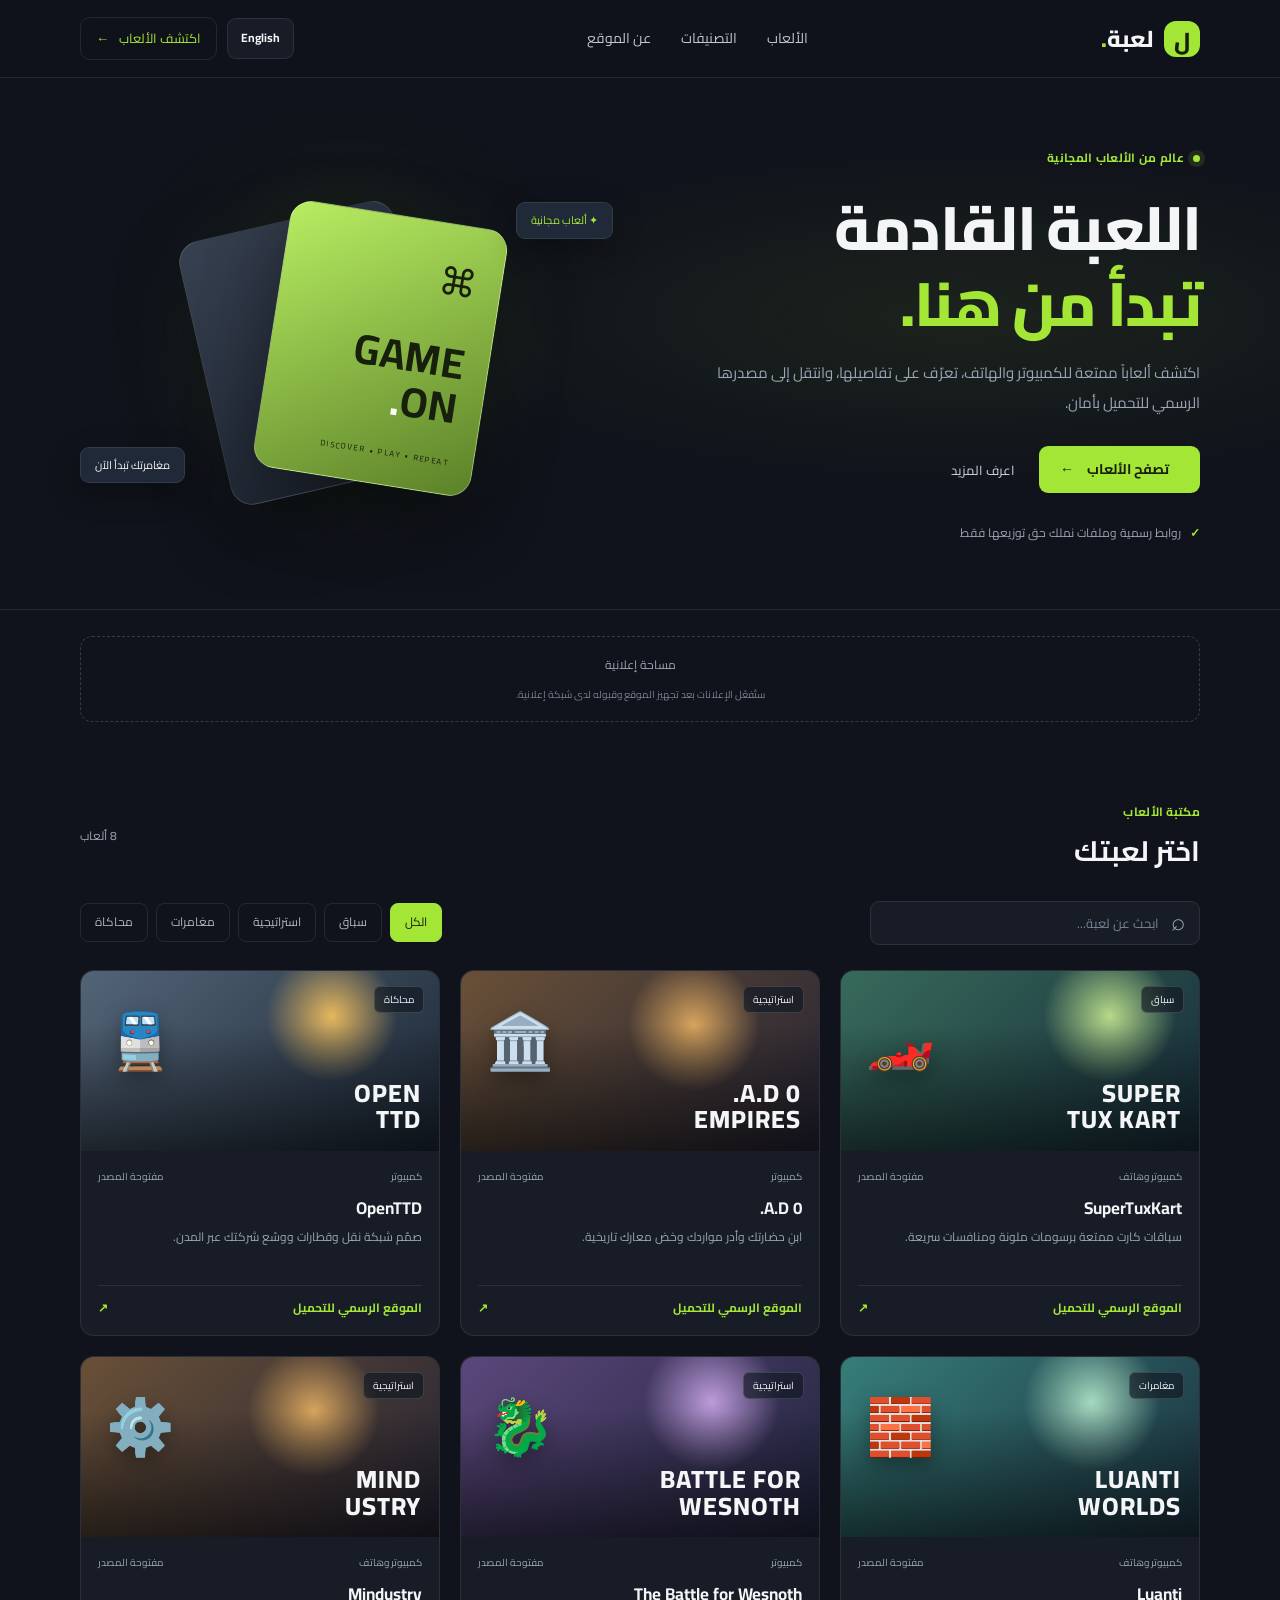
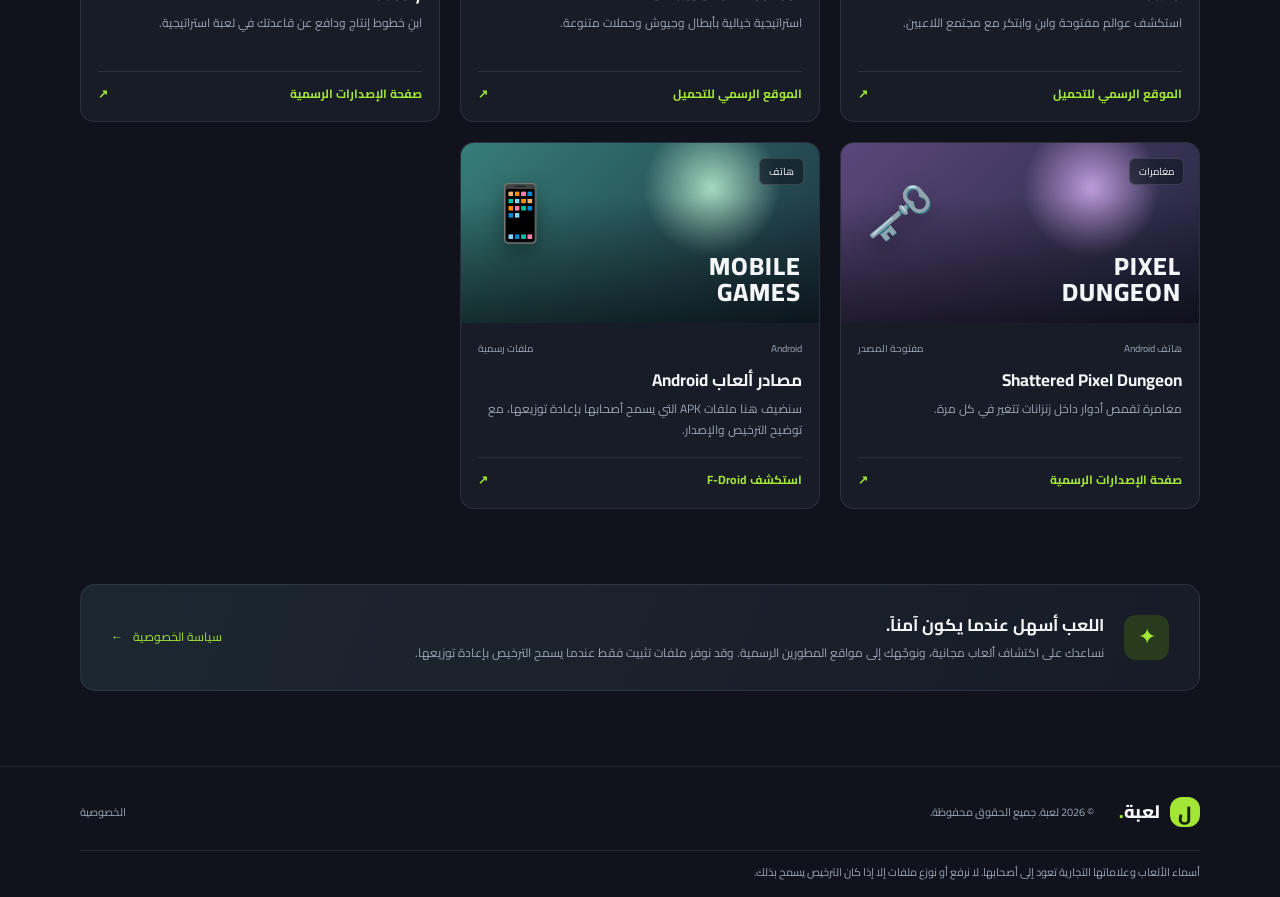
<file: index.html>
<!doctype html>
<html lang="ar" dir="rtl">
<head>
  <meta charset="utf-8">
  <meta name="viewport" content="width=device-width, initial-scale=1">
  <meta name="theme-color" content="#10131b">
  <meta name="description" content="اكتشف ألعاب كمبيوتر وأندرويد مجانية وقانونية، وحمّلها من مصادرها الرسمية.">
  <title>لعبة | اكتشف ألعابك القادمة</title>
  <link rel="preconnect" href="https://fonts.googleapis.com">
  <link rel="preconnect" href="https://fonts.gstatic.com" crossorigin>
  <link href="https://fonts.googleapis.com/css2?family=Cairo:wght@400;500;600;700;800&family=Inter:wght@400;500;600;700;800&display=swap" rel="stylesheet">
  <link rel="stylesheet" href="styles.css">
</head>
<body>
  <header class="site-header">
    <div class="container nav-wrap">
      <a class="brand" href="#" aria-label="GameHub home"><span class="brand-mark">ل</span><span><span data-ar="لعبة" data-en="GameHub">لعبة</span><span class="brand-dot">.</span></span></a>
      <nav class="main-nav" aria-label="Main navigation">
        <a href="#games" data-ar="الألعاب" data-en="Games">الألعاب</a>
        <a href="#categories" data-ar="التصنيفات" data-en="Categories">التصنيفات</a>
        <a href="#about" data-ar="عن الموقع" data-en="About">عن الموقع</a>
      </nav>
      <div class="nav-actions">
        <button class="language-toggle" id="languageToggle" type="button" aria-label="Switch language">English</button>
        <a class="nav-cta" href="#games"><span data-ar="اكتشف الألعاب" data-en="Explore games">اكتشف الألعاب</span> <span>←</span></a>
      </div>
    </div>
  </header>

  <main>
    <section class="hero">
      <div class="container hero-grid">
        <div class="hero-copy">
          <span class="eyebrow"><span class="pulse"></span><span data-ar="عالم من الألعاب المجانية" data-en="A world of free games">عالم من الألعاب المجانية</span></span>
          <h1 data-ar="اللعبة القادمة<br><span>تبدأ من هنا.</span>" data-en="Your next game<br><span>starts here.</span>">اللعبة القادمة<br><span>تبدأ من هنا.</span></h1>
          <p data-ar="اكتشف ألعاباً ممتعة للكمبيوتر والهاتف، تعرّف على تفاصيلها، وانتقل إلى مصدرها الرسمي للتحميل بأمان." data-en="Discover great games for PC and mobile, explore their details, and get them safely from official sources.">اكتشف ألعاباً ممتعة للكمبيوتر والهاتف، تعرّف على تفاصيلها، وانتقل إلى مصدرها الرسمي للتحميل بأمان.</p>
          <div class="hero-actions">
            <a class="button button-primary" href="#games"><span data-ar="تصفح الألعاب" data-en="Browse games">تصفح الألعاب</span> <span>←</span></a>
            <a class="text-link" href="#about" data-ar="اعرف المزيد" data-en="Learn more">اعرف المزيد</a>
          </div>
          <div class="hero-note"><span class="check-icon">✓</span><span data-ar="روابط رسمية وملفات نملك حق توزيعها فقط" data-en="Official links and files we are allowed to distribute">روابط رسمية وملفات نملك حق توزيعها فقط</span></div>
        </div>
        <div class="hero-art" aria-label="Gaming artwork">
          <div class="art-glow"></div>
          <div class="art-card art-card-back"><span>PLAY</span><b>YOUR<br>WORLD</b></div>
          <div class="art-card art-card-front"><span class="controller">⌘</span><b>GAME<br>ON<span>.</span></b><small>DISCOVER • PLAY • REPEAT</small></div>
          <span class="float-chip chip-one" data-ar="✦ ألعاب مجانية" data-en="✦ Free games">✦ ألعاب مجانية</span>
          <span class="float-chip chip-two" data-ar="مغامرتك تبدأ الآن" data-en="Your adventure starts now">مغامرتك تبدأ الآن</span>
        </div>
      </div>
    </section>

    <section class="container ad-slot" aria-label="Advertisement area">
      <span data-ar="مساحة إعلانية" data-en="Advertisement space">مساحة إعلانية</span>
      <small data-ar="ستُفعّل الإعلانات بعد تجهيز الموقع وقبوله لدى شبكة إعلانية." data-en="Ads will be enabled after the site is ready and approved by an ad network.">ستُفعّل الإعلانات بعد تجهيز الموقع وقبوله لدى شبكة إعلانية.</small>
    </section>

    <section class="container search-section" id="games">
      <div class="section-heading">
        <div><span class="eyebrow" data-ar="مكتبة الألعاب" data-en="GAME LIBRARY">مكتبة الألعاب</span><h2 data-ar="اختر لعبتك" data-en="Choose your game">اختر لعبتك</h2></div>
        <span class="result-count" id="resultCount">8 ألعاب</span>
      </div>
      <div class="toolbar">
        <label class="search-box"><span>⌕</span><input id="gameSearch" type="search" placeholder="ابحث عن لعبة..." data-ar-placeholder="ابحث عن لعبة..." data-en-placeholder="Search games..." autocomplete="off"></label>
        <div class="filters" id="categories" aria-label="Filter by category">
          <button class="filter active" data-category="all" data-ar="الكل" data-en="All">الكل</button>
          <button class="filter" data-category="racing" data-ar="سباق" data-en="Racing">سباق</button>
          <button class="filter" data-category="strategy" data-ar="استراتيجية" data-en="Strategy">استراتيجية</button>
          <button class="filter" data-category="adventure" data-ar="مغامرات" data-en="Adventure">مغامرات</button>
          <button class="filter" data-category="simulation" data-ar="محاكاة" data-en="Simulation">محاكاة</button>
        </div>
      </div>

      <div class="games-grid" id="gamesGrid">
        <article class="game-card" data-name="supertuxkart سوبر تاكس كارت" data-category="racing">
          <div class="game-cover cover-racing"><span class="cover-symbol">🏎️</span><span class="cover-tag" data-ar="سباق" data-en="Racing">سباق</span><span class="cover-title">SUPER<br>TUX KART</span></div>
          <div class="game-info"><div class="game-meta"><span data-ar="كمبيوتر وهاتف" data-en="PC & Android">كمبيوتر وهاتف</span><span data-ar="مفتوحة المصدر" data-en="Open source">مفتوحة المصدر</span></div><h3>SuperTuxKart</h3><p data-ar="سباقات كارت ممتعة برسومات ملونة ومنافسات سريعة." data-en="Fun kart racing with colorful tracks and fast competitions.">سباقات كارت ممتعة برسومات ملونة ومنافسات سريعة.</p><a class="download-link" href="https://supertuxkart.net/Download" target="_blank" rel="noopener noreferrer"><span data-ar="الموقع الرسمي للتحميل" data-en="Official downloads">الموقع الرسمي للتحميل</span> <span>↗</span></a></div>
        </article>
        <article class="game-card" data-name="0 a d zero ad زيرو اي دي" data-category="strategy">
          <div class="game-cover cover-strategy"><span class="cover-symbol">🏛️</span><span class="cover-tag" data-ar="استراتيجية" data-en="Strategy">استراتيجية</span><span class="cover-title">0 A.D.<br>EMPIRES</span></div>
          <div class="game-info"><div class="game-meta"><span data-ar="كمبيوتر" data-en="PC">كمبيوتر</span><span data-ar="مفتوحة المصدر" data-en="Open source">مفتوحة المصدر</span></div><h3>0 A.D.</h3><p data-ar="ابنِ حضارتك وأدر مواردك وخض معارك تاريخية." data-en="Build a civilization, manage resources, and fight historical battles.">ابنِ حضارتك وأدر مواردك وخض معارك تاريخية.</p><a class="download-link" href="https://play0ad.com/download/" target="_blank" rel="noopener noreferrer"><span data-ar="الموقع الرسمي للتحميل" data-en="Official downloads">الموقع الرسمي للتحميل</span> <span>↗</span></a></div>
        </article>
        <article class="game-card" data-name="openttd open ttd قطارات" data-category="simulation">
          <div class="game-cover cover-train"><span class="cover-symbol">🚆</span><span class="cover-tag" data-ar="محاكاة" data-en="Simulation">محاكاة</span><span class="cover-title">OPEN<br>TTD</span></div>
          <div class="game-info"><div class="game-meta"><span data-ar="كمبيوتر" data-en="PC">كمبيوتر</span><span data-ar="مفتوحة المصدر" data-en="Open source">مفتوحة المصدر</span></div><h3>OpenTTD</h3><p data-ar="صمّم شبكة نقل وقطارات ووسّع شركتك عبر المدن." data-en="Build transport networks and grow your company across cities.">صمّم شبكة نقل وقطارات ووسّع شركتك عبر المدن.</p><a class="download-link" href="https://www.openttd.org/downloads/openttd-releases/latest.html" target="_blank" rel="noopener noreferrer"><span data-ar="الموقع الرسمي للتحميل" data-en="Official downloads">الموقع الرسمي للتحميل</span> <span>↗</span></a></div>
        </article>
        <article class="game-card" data-name="luanti minetest لووانتي" data-category="adventure">
          <div class="game-cover cover-blocks"><span class="cover-symbol">🧱</span><span class="cover-tag" data-ar="مغامرات" data-en="Adventure">مغامرات</span><span class="cover-title">LUANTI<br>WORLDS</span></div>
          <div class="game-info"><div class="game-meta"><span data-ar="كمبيوتر وهاتف" data-en="PC & Android">كمبيوتر وهاتف</span><span data-ar="مفتوحة المصدر" data-en="Open source">مفتوحة المصدر</span></div><h3>Luanti</h3><p data-ar="استكشف عوالم مفتوحة وابنِ وابتكر مع مجتمع اللاعبين." data-en="Explore open worlds, build, and create with the player community.">استكشف عوالم مفتوحة وابنِ وابتكر مع مجتمع اللاعبين.</p><a class="download-link" href="https://www.luanti.org/downloads/" target="_blank" rel="noopener noreferrer"><span data-ar="الموقع الرسمي للتحميل" data-en="Official downloads">الموقع الرسمي للتحميل</span> <span>↗</span></a></div>
        </article>
        <article class="game-card" data-name="battle for wesnoth wesnoth ويسنوث" data-category="strategy">
          <div class="game-cover cover-fantasy"><span class="cover-symbol">🐉</span><span class="cover-tag" data-ar="استراتيجية" data-en="Strategy">استراتيجية</span><span class="cover-title">BATTLE FOR<br>WESNOTH</span></div>
          <div class="game-info"><div class="game-meta"><span data-ar="كمبيوتر" data-en="PC">كمبيوتر</span><span data-ar="مفتوحة المصدر" data-en="Open source">مفتوحة المصدر</span></div><h3>The Battle for Wesnoth</h3><p data-ar="استراتيجية خيالية بأبطال وجيوش وحملات متنوعة." data-en="A fantasy strategy game with heroes, armies, and campaigns.">استراتيجية خيالية بأبطال وجيوش وحملات متنوعة.</p><a class="download-link" href="https://www.wesnoth.org/downloads/" target="_blank" rel="noopener noreferrer"><span data-ar="الموقع الرسمي للتحميل" data-en="Official downloads">الموقع الرسمي للتحميل</span> <span>↗</span></a></div>
        </article>
        <article class="game-card" data-name="mindustry مايندستري" data-category="strategy">
          <div class="game-cover cover-strategy"><span class="cover-symbol">⚙️</span><span class="cover-tag" data-ar="استراتيجية" data-en="Strategy">استراتيجية</span><span class="cover-title">MIND<br>USTRY</span></div>
          <div class="game-info"><div class="game-meta"><span data-ar="كمبيوتر وهاتف" data-en="PC & Android">كمبيوتر وهاتف</span><span data-ar="مفتوحة المصدر" data-en="Open source">مفتوحة المصدر</span></div><h3>Mindustry</h3><p data-ar="ابنِ خطوط إنتاج ودافع عن قاعدتك في لعبة استراتيجية." data-en="Build production lines and defend your base in this strategy game.">ابنِ خطوط إنتاج ودافع عن قاعدتك في لعبة استراتيجية.</p><a class="download-link" href="https://github.com/Anuken/Mindustry/releases" target="_blank" rel="noopener noreferrer"><span data-ar="صفحة الإصدارات الرسمية" data-en="Official releases">صفحة الإصدارات الرسمية</span> <span>↗</span></a></div>
        </article>
        <article class="game-card" data-name="shattered pixel dungeon بيكسل دانجن" data-category="adventure">
          <div class="game-cover cover-fantasy"><span class="cover-symbol">🗝️</span><span class="cover-tag" data-ar="مغامرات" data-en="Adventure">مغامرات</span><span class="cover-title">PIXEL<br>DUNGEON</span></div>
          <div class="game-info"><div class="game-meta"><span data-ar="هاتف Android" data-en="Android">هاتف Android</span><span data-ar="مفتوحة المصدر" data-en="Open source">مفتوحة المصدر</span></div><h3>Shattered Pixel Dungeon</h3><p data-ar="مغامرة تقمص أدوار داخل زنزانات تتغير في كل مرة." data-en="A roguelike role-playing adventure with changing dungeons.">مغامرة تقمص أدوار داخل زنزانات تتغير في كل مرة.</p><a class="download-link" href="https://github.com/00-Evan/shattered-pixel-dungeon/releases" target="_blank" rel="noopener noreferrer"><span data-ar="صفحة الإصدارات الرسمية" data-en="Official releases">صفحة الإصدارات الرسمية</span> <span>↗</span></a></div>
        </article>
        <article class="game-card" data-name="mindustry android مايندستري" data-category="simulation">
          <div class="game-cover cover-blocks"><span class="cover-symbol">📱</span><span class="cover-tag" data-ar="هاتف" data-en="Mobile">هاتف</span><span class="cover-title">MOBILE<br>GAMES</span></div>
          <div class="game-info"><div class="game-meta"><span data-ar="Android" data-en="Android">Android</span><span data-ar="ملفات رسمية" data-en="Official files">ملفات رسمية</span></div><h3 data-ar="مصادر ألعاب Android" data-en="Android game sources">مصادر ألعاب Android</h3><p data-ar="سنضيف هنا ملفات APK التي يسمح أصحابها بإعادة توزيعها، مع توضيح الترخيص والإصدار." data-en="We will add APK files that their owners permit us to redistribute, with license and version details.">سنضيف هنا ملفات APK التي يسمح أصحابها بإعادة توزيعها، مع توضيح الترخيص والإصدار.</p><a class="download-link" href="https://f-droid.org/" target="_blank" rel="noopener noreferrer"><span data-ar="استكشف F-Droid" data-en="Explore F-Droid">استكشف F-Droid</span> <span>↗</span></a></div>
        </article>
      </div>
      <div class="empty-state" id="emptyState" hidden data-ar="لم نعثر على ألعاب مطابقة. جرّب كلمة أخرى." data-en="No matching games found. Try another search.">لم نعثر على ألعاب مطابقة. جرّب كلمة أخرى.</div>
    </section>

    <section class="container about-section" id="about">
      <div class="about-card"><span class="about-icon">✦</span><div><h2 data-ar="اللعب أسهل عندما يكون آمناً." data-en="Gaming is better when it is safe.">اللعب أسهل عندما يكون آمناً.</h2><p data-ar="نساعدك على اكتشاف ألعاب مجانية، ونوجّهك إلى مواقع المطورين الرسمية. وقد نوفر ملفات تثبيت فقط عندما يسمح الترخيص بإعادة توزيعها." data-en="We help you discover free games and find official developer pages. We only host installers when their licenses allow redistribution.">نساعدك على اكتشاف ألعاب مجانية، ونوجّهك إلى مواقع المطورين الرسمية. وقد نوفر ملفات تثبيت فقط عندما يسمح الترخيص بإعادة توزيعها.</p></div><a href="privacy.html"><span data-ar="سياسة الخصوصية" data-en="Privacy policy">سياسة الخصوصية</span> <span>←</span></a></div>
    </section>
  </main>

  <footer class="site-footer"><div class="container footer-inner"><a class="brand" href="#"><span class="brand-mark">ل</span><span><span data-ar="لعبة" data-en="GameHub">لعبة</span><span class="brand-dot">.</span></span></a><p>© <span id="year"></span> <span data-ar="لعبة. جميع الحقوق محفوظة." data-en="GameHub. All rights reserved.">لعبة. جميع الحقوق محفوظة.</span></p><a href="privacy.html" data-ar="الخصوصية" data-en="Privacy">الخصوصية</a></div><div class="container footer-disclaimer" data-ar="أسماء الألعاب وعلاماتها التجارية تعود إلى أصحابها. لا نرفع أو نوزع ملفات إلا إذا كان الترخيص يسمح بذلك." data-en="Game names and trademarks belong to their respective owners. We only host or distribute files when their licenses permit it.">أسماء الألعاب وعلاماتها التجارية تعود إلى أصحابها. لا نرفع أو نوزع ملفات إلا إذا كان الترخيص يسمح بذلك.</div></footer>
  <script src="script.js"></script>
</body>
</html>
</file>
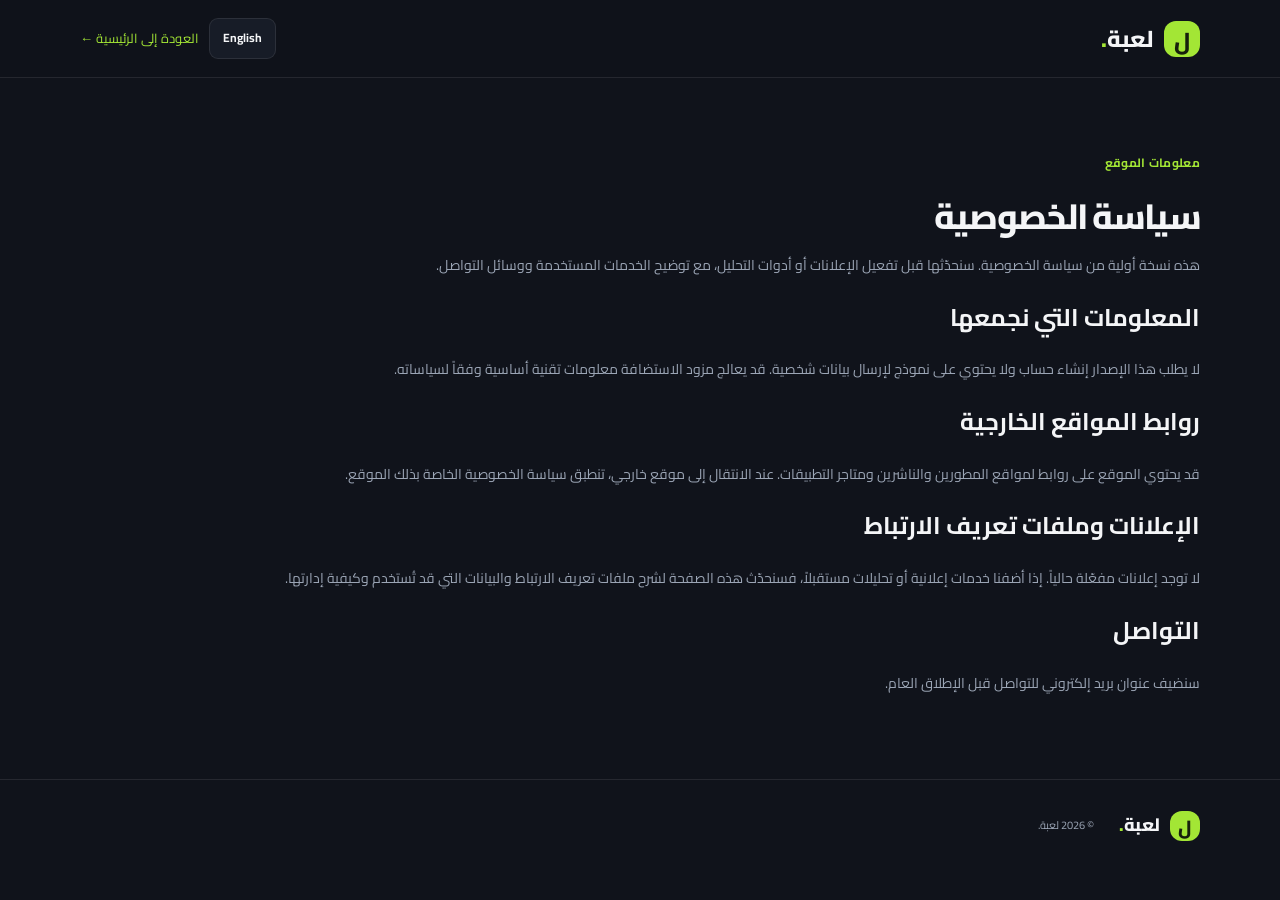
<file: privacy.html>
<!doctype html>
<html lang="ar" dir="rtl">
<head>
  <meta charset="utf-8">
  <meta name="viewport" content="width=device-width, initial-scale=1">
  <meta name="description" content="سياسة الخصوصية لموقع لعبة.">
  <title>سياسة الخصوصية | لعبة</title>
  <link rel="preconnect" href="https://fonts.googleapis.com">
  <link href="https://fonts.googleapis.com/css2?family=Cairo:wght@400;600;700;800&family=Inter:wght@400;500;600;700&display=swap" rel="stylesheet">
  <link rel="stylesheet" href="styles.css">
</head>
<body>
  <header class="site-header"><div class="container nav-wrap"><a class="brand" href="index.html"><span class="brand-mark">ل</span><span>لعبة<span class="brand-dot">.</span></span></a><div class="nav-actions"><button class="language-toggle" id="languageToggle" type="button">English</button><a class="back-link" href="index.html" data-ar="العودة إلى الرئيسية ←" data-en="Back to home →">العودة إلى الرئيسية ←</a></div></div></header>
  <main class="container legal-page">
    <span class="eyebrow" data-ar="معلومات الموقع" data-en="SITE INFORMATION">معلومات الموقع</span>
    <h1 data-ar="سياسة الخصوصية" data-en="Privacy policy">سياسة الخصوصية</h1>
    <p data-ar="هذه نسخة أولية من سياسة الخصوصية. سنحدّثها قبل تفعيل الإعلانات أو أدوات التحليل، مع توضيح الخدمات المستخدمة ووسائل التواصل." data-en="This is an initial privacy policy. We will update it before enabling advertising or analytics, identifying the services used and contact methods.">هذه نسخة أولية من سياسة الخصوصية. سنحدّثها قبل تفعيل الإعلانات أو أدوات التحليل، مع توضيح الخدمات المستخدمة ووسائل التواصل.</p>
    <h2 data-ar="المعلومات التي نجمعها" data-en="Information we collect">المعلومات التي نجمعها</h2>
    <p data-ar="لا يطلب هذا الإصدار إنشاء حساب ولا يحتوي على نموذج لإرسال بيانات شخصية. قد يعالج مزود الاستضافة معلومات تقنية أساسية وفقاً لسياساته." data-en="This version does not require an account or include a form that collects personal information. The hosting provider may process basic technical information under its own policies.">لا يطلب هذا الإصدار إنشاء حساب ولا يحتوي على نموذج لإرسال بيانات شخصية. قد يعالج مزود الاستضافة معلومات تقنية أساسية وفقاً لسياساته.</p>
    <h2 data-ar="روابط المواقع الخارجية" data-en="External links">روابط المواقع الخارجية</h2>
    <p data-ar="قد يحتوي الموقع على روابط لمواقع المطورين والناشرين ومتاجر التطبيقات. عند الانتقال إلى موقع خارجي، تنطبق سياسة الخصوصية الخاصة بذلك الموقع." data-en="The site may link to developer, publisher, and app-store websites. When you visit an external site, that site's privacy policy applies.">قد يحتوي الموقع على روابط لمواقع المطورين والناشرين ومتاجر التطبيقات. عند الانتقال إلى موقع خارجي، تنطبق سياسة الخصوصية الخاصة بذلك الموقع.</p>
    <h2 data-ar="الإعلانات وملفات تعريف الارتباط" data-en="Advertising and cookies">الإعلانات وملفات تعريف الارتباط</h2>
    <p data-ar="لا توجد إعلانات مفعّلة حالياً. إذا أضفنا خدمات إعلانية أو تحليلات مستقبلاً، فسنحدّث هذه الصفحة لشرح ملفات تعريف الارتباط والبيانات التي قد تُستخدم وكيفية إدارتها." data-en="Advertising is not currently enabled. If we add advertising or analytics services, this page will explain the cookies and data they may use and how to manage them.">لا توجد إعلانات مفعّلة حالياً. إذا أضفنا خدمات إعلانية أو تحليلات مستقبلاً، فسنحدّث هذه الصفحة لشرح ملفات تعريف الارتباط والبيانات التي قد تُستخدم وكيفية إدارتها.</p>
    <h2 data-ar="التواصل" data-en="Contact">التواصل</h2>
    <p data-ar="سنضيف عنوان بريد إلكتروني للتواصل قبل الإطلاق العام." data-en="We will add a contact email address before the public launch.">سنضيف عنوان بريد إلكتروني للتواصل قبل الإطلاق العام.</p>
  </main>
  <footer class="site-footer"><div class="container footer-inner"><a class="brand" href="index.html"><span class="brand-mark">ل</span><span>لعبة<span class="brand-dot">.</span></span></a><p>© <span id="year"></span> <span data-ar="لعبة." data-en="GameHub.">لعبة.</span></p></div></footer>
  <script>
    let language = "ar";
    const toggle = document.getElementById("languageToggle");
    function setLanguage(next) {
      language = next;
      const arabic = language === "ar";
      document.documentElement.lang = language;
      document.documentElement.dir = arabic ? "rtl" : "ltr";
      document.body.classList.toggle("english", !arabic);
      document.querySelectorAll("[data-ar][data-en]").forEach((el) => { el.textContent = el.dataset[language]; });
      toggle.textContent = arabic ? "English" : "العربية";
    }
    toggle.addEventListener("click", () => setLanguage(language === "ar" ? "en" : "ar"));
    document.getElementById("year").textContent = new Date().getFullYear();
    setLanguage("ar");
  </script>
</body>
</html>
</file>
<file: styles.css>
:root{--bg:#10131b;--panel:#171c27;--panel2:#1d2431;--text:#f4f5f7;--muted:#9ba5b5;--line:rgba(255,255,255,.09);--accent:#a3e635;--accent-dark:#17220a}*{box-sizing:border-box}html{scroll-behavior:smooth}body{margin:0;background:var(--bg);color:var(--text);font-family:"Cairo",sans-serif;line-height:1.7}a{color:inherit;text-decoration:none}.container{width:min(1120px,calc(100% - 40px));margin-inline:auto}.site-header{height:78px;border-bottom:1px solid var(--line);background:rgba(16,19,27,.92);position:sticky;top:0;z-index:10;backdrop-filter:blur(16px)}.nav-wrap,.main-nav,.brand,.nav-cta,.hero-actions,.hero-note,.section-heading,.toolbar,.filters,.game-meta,.download-link,.footer-inner{display:flex;align-items:center}.nav-wrap{height:100%;justify-content:space-between;gap:24px}.brand{font-size:23px;font-weight:800;gap:10px}.brand-mark{width:36px;height:36px;border-radius:12px;background:var(--accent);color:#17200c;display:grid;place-items:center;font-size:23px}.brand-dot{color:var(--accent)}.main-nav{gap:30px;color:#c0c7d2;font-size:14px}.main-nav a:hover,.text-link:hover,.site-footer a:hover{color:var(--accent)}.nav-cta{gap:10px;border:1px solid var(--line);border-radius:10px;padding:9px 15px;font-size:13px}.nav-cta span,.download-link span{color:var(--accent)}.hero{overflow:hidden;border-bottom:1px solid var(--line);background:radial-gradient(ellipse at 75% 45%,rgba(115,151,41,.12),transparent 40%)}.hero-grid{min-height:490px;display:grid;grid-template-columns:1fr 1fr;align-items:center;gap:55px;padding-block:65px}.eyebrow{color:var(--accent);font-size:12px;font-weight:700;letter-spacing:.3px;display:inline-flex;align-items:center;gap:9px}.pulse{width:7px;height:7px;border-radius:50%;background:var(--accent);box-shadow:0 0 0 5px rgba(163,230,53,.12)}h1{font-size:clamp(38px,5vw,61px);line-height:1.25;margin:20px 0 15px;font-weight:800;letter-spacing:-1.7px}h1 span{color:var(--accent)}.hero-copy>p{color:var(--muted);max-width:490px;font-size:15px;line-height:2}.hero-actions{gap:24px;margin-top:28px}.button{padding:12px 21px;border-radius:9px;font-weight:700;font-size:14px}.button-primary{background:var(--accent);color:#17200c}.button-primary span{margin-right:10px}.text-link{font-size:13px;color:#d0d5de}.hero-note{gap:9px;color:var(--muted);font-size:12px;margin-top:30px}.check-icon{color:var(--accent);font-weight:800}.hero-art{height:330px;position:relative;display:grid;place-items:center}.art-glow{position:absolute;width:270px;height:270px;border-radius:50%;background:rgba(163,230,53,.13);filter:blur(55px)}.art-card{position:absolute;width:220px;height:270px;border-radius:22px;padding:24px;display:flex;flex-direction:column;justify-content:space-between;box-shadow:0 25px 70px rgba(0,0,0,.35)}.art-card-back{background:linear-gradient(145deg,#374151,#151b25);transform:rotate(-13deg) translate(-35px,2px);border:1px solid rgba(255,255,255,.12);color:#aeb8c7}.art-card-back span{font-size:12px;letter-spacing:5px}.art-card-back b{font-size:34px;line-height:1.15}.art-card-front{background:linear-gradient(150deg,#b8ed62,#5b8128);color:#17200c;transform:rotate(9deg) translate(35px,0);border:1px solid rgba(255,255,255,.25)}.art-card-front .controller{font-size:38px}.art-card-front b{font-size:42px;line-height:1.05}.art-card-front b span{color:#fff}.art-card-front small{font-size:8px;letter-spacing:1.5px}.float-chip{position:absolute;background:#202938;border:1px solid var(--line);padding:8px 14px;border-radius:9px;font-size:11px;box-shadow:0 10px 30px #0005}.chip-one{top:24px;right:0;color:var(--accent)}.chip-two{bottom:25px;left:0}.search-section{padding-block:75px}.section-heading{justify-content:space-between;margin-bottom:25px}.section-heading h2{font-size:28px;margin:4px 0 0}.result-count{color:var(--muted);font-size:12px}.toolbar{justify-content:space-between;gap:20px;margin-bottom:25px;flex-wrap:wrap}.search-box{display:flex;align-items:center;gap:10px;background:var(--panel);border:1px solid var(--line);border-radius:9px;padding:0 14px;width:min(330px,100%);height:44px;color:var(--muted)}.search-box>span{font-size:24px}.search-box input{background:none;border:0;outline:0;color:var(--text);font:inherit;width:100%;font-size:13px}.search-box input::placeholder{color:#788395}.filters{gap:8px;flex-wrap:wrap}.filter{font:inherit;font-size:12px;color:#aeb7c4;background:transparent;border:1px solid var(--line);border-radius:8px;padding:8px 14px;cursor:pointer}.filter:hover,.filter.active{background:var(--accent);border-color:var(--accent);color:#17200c}.games-grid{display:grid;grid-template-columns:repeat(3,1fr);gap:20px}.game-card{background:var(--panel);border:1px solid var(--line);border-radius:14px;overflow:hidden;transition:transform .2s,border-color .2s}.game-card:hover{transform:translateY(-4px);border-color:rgba(163,230,53,.35)}.game-cover{height:180px;position:relative;overflow:hidden;display:flex;align-items:flex-end;padding:18px;background-image:radial-gradient(circle at 75% 30%,rgba(255,255,255,.22),transparent 28%),linear-gradient(135deg,#344054,#171c27)}.game-cover:after{content:"";position:absolute;inset:0;background:linear-gradient(0deg,rgba(0,0,0,.55),transparent 70%)}.cover-racing{background-color:#385b55;background-image:radial-gradient(circle at 75% 25%,#b6d98a,transparent 22%),linear-gradient(135deg,#376a5a,#172c39)}.cover-strategy{background-image:radial-gradient(circle at 65% 30%,#d7a45d,transparent 25%),linear-gradient(135deg,#695037,#242333)}.cover-train{background-image:radial-gradient(circle at 70% 25%,#e5b75d,transparent 23%),linear-gradient(135deg,#536477,#1c2735)}.cover-blocks{background-image:radial-gradient(circle at 70% 25%,#a6d9c0,transparent 24%),linear-gradient(135deg,#367d78,#1b303e)}.cover-fantasy{background-image:radial-gradient(circle at 70% 25%,#bd9bdb,transparent 24%),linear-gradient(135deg,#5b477b,#20243c)}.cover-symbol{position:absolute;top:22px;left:25px;font-size:55px;filter:drop-shadow(0 8px 10px #0005);z-index:1}.cover-tag{position:absolute;top:15px;right:15px;background:#111923aa;border:1px solid #ffffff24;border-radius:6px;padding:4px 9px;font-size:10px;z-index:1}.cover-title{font-size:25px;font-weight:800;line-height:1.05;letter-spacing:1px;z-index:1}.game-info{padding:17px}.game-meta{justify-content:space-between;color:var(--muted);font-size:10px}.game-info h3{font-size:17px;margin:9px 0 4px}.game-info p{font-size:12px;color:var(--muted);margin:0 0 15px;min-height:43px}.download-link{justify-content:space-between;border-top:1px solid var(--line);padding-top:12px;font-size:12px;font-weight:700}.empty-state{text-align:center;padding:50px 10px;color:var(--muted)}.about-section{padding-bottom:75px}.about-card{border:1px solid var(--line);background:linear-gradient(110deg,#1d2730,#171c27);border-radius:15px;padding:26px 30px;display:flex;align-items:center;gap:20px}.about-icon{width:45px;height:45px;display:grid;place-items:center;background:#293b1c;color:var(--accent);border-radius:12px;font-size:22px;flex-shrink:0}.about-card h2{font-size:17px;margin:0 0 4px}.about-card p{color:var(--muted);font-size:12px;margin:0}.about-card>a{margin-right:auto;white-space:nowrap;font-size:12px;color:var(--accent)}.about-card>a span{margin-right:7px}.site-footer{border-top:1px solid var(--line);padding:25px 0 15px}.footer-inner{gap:25px}.footer-inner .brand{font-size:18px}.footer-inner .brand-mark{width:30px;height:30px;font-size:19px}.footer-inner p,.footer-inner>a:last-child,.footer-disclaimer{font-size:11px;color:var(--muted)}.footer-inner>a:last-child{margin-right:auto}.footer-disclaimer{border-top:1px solid var(--line);margin-top:18px;padding-top:12px}.legal-page{min-height:70vh;padding-block:70px}.legal-page h1{font-size:35px}.legal-page p,.legal-page li{color:var(--muted);font-size:14px}.back-link{color:var(--accent);font-size:13px}@media(max-width:800px){.main-nav{gap:15px}.hero-grid{gap:15px}.games-grid{grid-template-columns:repeat(2,1fr)}.hero-art{transform:scale(.85)}.about-card{align-items:flex-start;flex-wrap:wrap}.about-card>a{margin-right:65px}}@media(max-width:560px){.container{width:min(100% - 28px,1120px)}.site-header{height:66px}.main-nav{display:none}.nav-cta{font-size:11px;padding:7px 10px}.hero-grid{grid-template-columns:1fr;padding-block:48px 35px}.hero-copy>p{font-size:13px}.hero-art{height:260px;transform:scale(.78);margin-top:-10px}.search-section{padding-block:48px}.section-heading h2{font-size:24px}.toolbar{align-items:stretch}.search-box{width:100%}.filters{width:100%}.filter{flex:1;padding-inline:8px}.games-grid{grid-template-columns:1fr;gap:14px}.game-cover{height:190px}.about-card{padding:20px;gap:13px}.about-card>div{flex:1;min-width:190px}.about-card>a{margin-right:58px}.footer-inner{gap:12px;flex-wrap:wrap}.footer-inner p{order:3;width:100%;margin:0}.footer-inner>a:last-child{margin-right:auto}}
.nav-actions{display:flex;align-items:center;gap:10px}.language-toggle{font:inherit;font-size:12px;font-weight:700;color:var(--text);background:var(--panel);border:1px solid var(--line);border-radius:9px;padding:9px 13px;cursor:pointer}.language-toggle:hover{border-color:var(--accent);color:var(--accent)}.ad-slot{min-height:86px;margin-top:26px;border:1px dashed rgba(255,255,255,.17);border-radius:12px;display:flex;align-items:center;justify-content:center;gap:10px;flex-direction:column;color:var(--muted);font-size:12px}.ad-slot small{font-size:10px;color:#778294}.english{font-family:"Inter",sans-serif}.english .brand,.english .nav-cta,.english .hero-copy,.english .search-section,.english .about-card,.english .site-footer{text-align:left}.english .main-nav{direction:ltr}.english .hero-grid{direction:ltr}.english .hero-actions,.english .hero-note{direction:ltr}.english .chip-one{right:auto;left:0}.english .chip-two{left:auto;right:0}.english .cover-tag{right:auto;left:15px}.english .about-card>a{margin-right:0;margin-left:auto}.english .footer-inner>a:last-child{margin-right:0;margin-left:auto}.english .about-card>a span{margin-right:0;margin-left:7px}.english .button-primary span{margin-right:0;margin-left:10px}@media(max-width:560px){.nav-actions{gap:6px}.language-toggle{padding:7px 9px;font-size:11px}.nav-cta{white-space:nowrap}.ad-slot{margin-top:18px;text-align:center;padding:12px}.english .about-card>a{margin-left:58px}}
</file>
